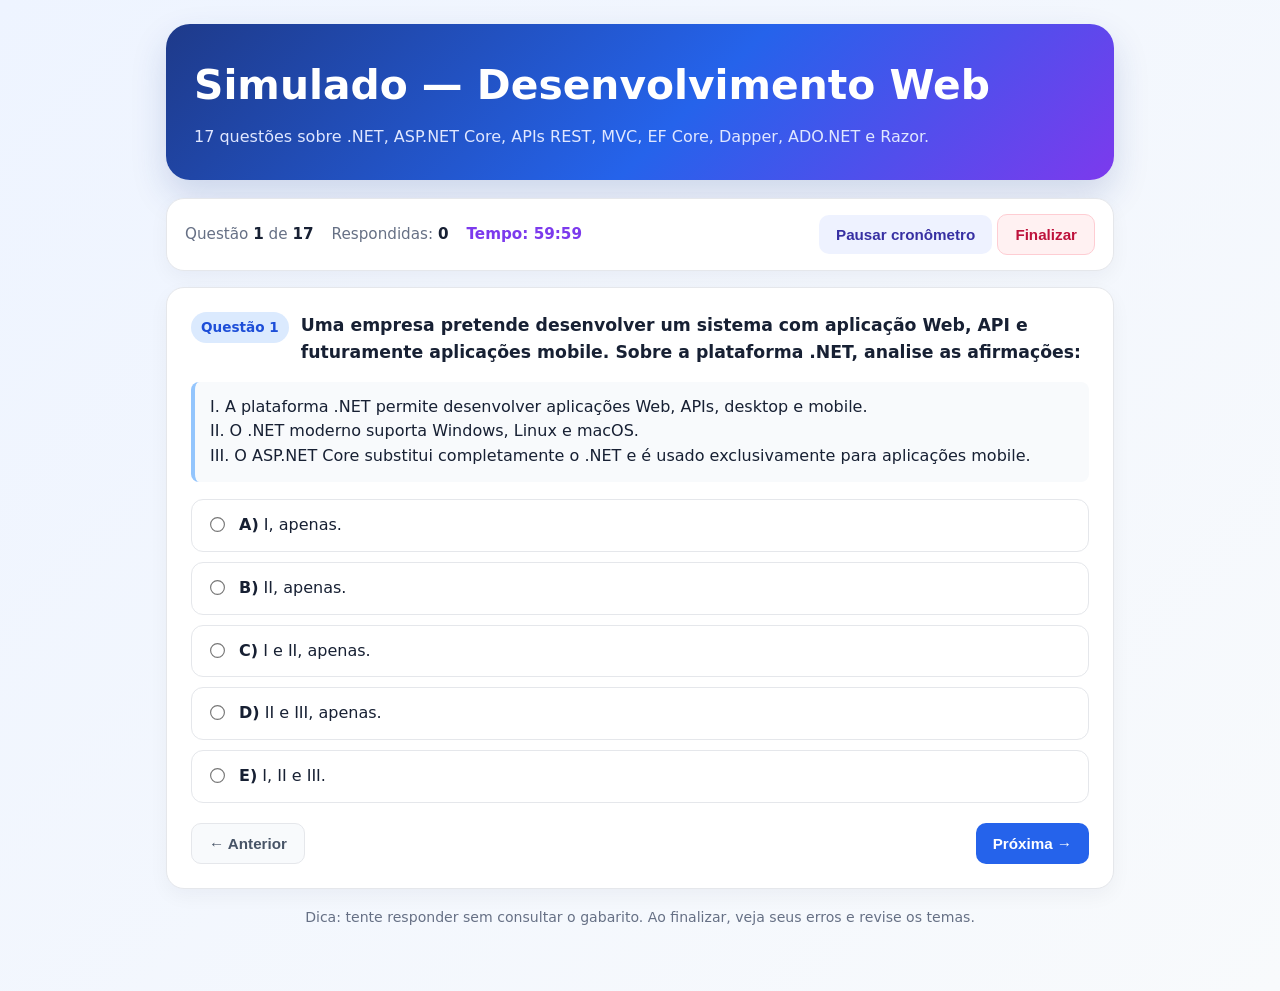
<file: index.html>
<!DOCTYPE html>
<html lang="pt-BR">
<head>
  <meta charset="UTF-8">
  <meta name="viewport" content="width=device-width, initial-scale=1.0">
  <meta name="theme-color" content="#2563eb">
  <meta name="description" content="Simulado interativo de Desenvolvimento Web">
  <title>Simulado — Desenvolvimento Web</title>
  <style>
:root{--bg:#f4f7fb;--card:#fff;--ink:#172033;--muted:#667085;--primary:#2563eb;--primary-dark:#1d4ed8;--line:#e5e7eb;--ok:#15803d;--ok-bg:#dcfce7;--bad:#b91c1c;--bad-bg:#fee2e2;--accent:#7c3aed}
*{box-sizing:border-box}body{margin:0;background:linear-gradient(135deg,#eef4ff,#f8fafc);color:var(--ink);font:16px/1.55 Inter,system-ui,-apple-system,BlinkMacSystemFont,"Segoe UI",sans-serif}.wrap{max-width:980px;margin:auto;padding:24px 16px 48px}.hero{background:linear-gradient(135deg,#1e3a8a,#2563eb 55%,#7c3aed);color:#fff;border-radius:24px;padding:30px 28px;margin-bottom:18px;box-shadow:0 16px 35px #1e3a8a2b}.hero h1{margin:0 0 8px;font-size:clamp(1.7rem,4vw,2.55rem)}.hero p{margin:0;color:#e0e7ff}.toolbar,.question,.result{background:var(--card);border:1px solid var(--line);border-radius:18px;box-shadow:0 7px 20px #1018280b}.toolbar{display:flex;gap:14px;align-items:center;justify-content:space-between;padding:15px 18px;margin-bottom:16px;flex-wrap:wrap}.stats{display:flex;gap:18px;flex-wrap:wrap;color:var(--muted);font-size:.95rem}.stats strong{color:var(--ink)}.timer{font-variant-numeric:tabular-nums;font-weight:700;color:var(--accent)}button{border:0;border-radius:10px;padding:11px 17px;font-weight:700;cursor:pointer;font-size:.95rem;transition:.2s}button:hover{transform:translateY(-1px)}.primary{background:var(--primary);color:white}.primary:hover{background:var(--primary-dark)}.secondary{background:#eef2ff;color:#3730a3}.ghost{background:#f8fafc;color:#475467;border:1px solid var(--line)}.danger{background:#fff1f2;color:#be123c;border:1px solid #fecdd3}.question{padding:24px;display:none}.question.active{display:block}.q-head{display:flex;gap:12px;align-items:flex-start;margin-bottom:14px}.badge{background:#dbeafe;color:#1d4ed8;border-radius:999px;padding:5px 10px;font-weight:800;font-size:.85rem;white-space:nowrap}.prompt{font-size:1.08rem;font-weight:650;margin:0;white-space:pre-line}.context{background:#f8fafc;border-left:4px solid #93c5fd;padding:13px 15px;margin:16px 0;border-radius:8px;white-space:pre-line;font-family:inherit}.code{font-family:ui-monospace,SFMono-Regular,Menlo,monospace;white-space:pre-wrap;background:#111827;color:#e5e7eb;border-radius:10px;padding:14px;margin:14px 0;overflow:auto;font-size:.9rem}.options{display:grid;gap:10px;margin-top:17px}.option{display:flex;gap:12px;align-items:flex-start;border:1px solid var(--line);border-radius:12px;padding:13px 14px;cursor:pointer;transition:.15s}.option:hover{border-color:#93c5fd;background:#eff6ff}.option input{margin-top:5px;accent-color:var(--primary);transform:scale(1.15)}.option.selected{border-color:#60a5fa;background:#eff6ff}.nav{display:flex;justify-content:space-between;gap:10px;margin-top:20px}.dots{display:flex;gap:6px;flex-wrap:wrap;margin-top:18px}.dot{width:27px;height:27px;border-radius:50%;font-size:.75rem;padding:0;background:#f2f4f7;color:#667085}.dot.current{background:var(--primary);color:#fff}.dot.done{background:#bfdbfe;color:#1e40af}.result{display:none;padding:26px}.result.show{display:block}.score{font-size:3rem;font-weight:850;color:var(--primary);margin:4px 0}.review{margin-top:24px;border-top:1px solid var(--line)}.review-item{padding:16px 0;border-bottom:1px solid var(--line)}.review-item strong{display:block;margin-bottom:5px}.correct{color:var(--ok);background:var(--ok-bg);padding:9px 11px;border-radius:9px}.incorrect{color:var(--bad);background:var(--bad-bg);padding:9px 11px;border-radius:9px}.explain{color:var(--muted);font-size:.93rem;margin-top:7px}.hidden{display:none!important}.footer{text-align:center;color:var(--muted);font-size:.88rem;margin-top:18px}@media(max-width:600px){.hero{padding:24px 20px}.question,.result{padding:18px}.toolbar{align-items:flex-start}.nav button{flex:1}}
    .no-script{background:#fff1f2;border:1px solid #fecdd3;color:#9f1239;border-radius:12px;padding:14px 16px;margin:0 0 16px;font-weight:600}
  </style>
</head>
<body>
  <div class="wrap">
    <header class="hero">
      <h1>Simulado — Desenvolvimento Web</h1>
      <p>17 questões sobre .NET, ASP.NET Core, APIs REST, MVC, EF Core, Dapper, ADO.NET e Razor.</p>
    </header>
    <noscript><div class="no-script">Este simulado precisa do JavaScript ativado. Abra o arquivo no Chrome, Safari, Edge ou Firefox.</div></noscript>
    <section class="toolbar" id="toolbar">
      <div class="stats">
        <span>Questão <strong id="current">1</strong> de <strong id="total">17</strong></span>
        <span>Respondidas: <strong id="answered">0</strong></span>
        <span class="timer" id="timer">Tempo: 60:00</span>
      </div>
      <div class="toolbar-actions">
        <button class="secondary" id="toggleTimer" type="button">Pausar cronômetro</button>
        <button class="danger" id="finishTop" type="button">Finalizar</button>
      </div>
    </section>
    <main id="quiz" aria-live="polite"></main>
    <section class="result" id="result" aria-live="polite">
      <h2>Resultado</h2>
      <div class="score" id="score">0/17</div>
      <p id="message"></p>
      <button class="primary" id="retry" type="button">Refazer simulado</button>
      <div class="review" id="review"></div>
    </section>
    <p class="footer">Dica: tente responder sem consultar o gabarito. Ao finalizar, veja seus erros e revise os temas.</p>
  </div>
  <script>
const questions=[
{q:'Uma empresa pretende desenvolver um sistema com aplicação Web, API e futuramente aplicações mobile. Sobre a plataforma .NET, analise as afirmações:',c:'I. A plataforma .NET permite desenvolver aplicações Web, APIs, desktop e mobile.\nII. O .NET moderno suporta Windows, Linux e macOS.\nIII. O ASP.NET Core substitui completamente o .NET e é usado exclusivamente para aplicações mobile.',o:['I, apenas.','II, apenas.','I e II, apenas.','II e III, apenas.','I, II e III.'],a:2,e:'A afirmação III é falsa: ASP.NET Core é uma estrutura para aplicações Web, não substitui o .NET nem é exclusiva para mobile.'},
{q:'Um aluno faz login em um sistema acadêmico pelo navegador. O navegador envia os dados ao servidor, que processa a solicitação e retorna uma resposta. Assinale a alternativa correta.',o:['O navegador consulta diretamente o banco de dados, sem o servidor.','O servidor apenas apresenta telas e não realiza processamento.','O cliente envia uma requisição ao servidor, que processa a solicitação e retorna uma resposta.','HTTP é usado somente para armazenar informações no banco.','A arquitetura cliente-servidor elimina a comunicação entre navegador e servidor.'],a:2,e:'Na arquitetura cliente-servidor, o cliente faz a requisição e o servidor processa e devolve a resposta.'},
{q:'Uma API REST precisa consultar todos os clientes, cadastrar um cliente, atualizar o cliente 10 e excluir o cliente 10. Qual conjunto de métodos está correto?',o:['GET /clientes → cadastrar; POST /clientes → consultar; PUT /clientes/10 → excluir; DELETE /clientes/10 → atualizar.','GET /clientes → consultar; POST /clientes → cadastrar; PUT /clientes/10 → atualizar; DELETE /clientes/10 → excluir.','POST /clientes → consultar; GET /clientes → cadastrar; DELETE /clientes/10 → atualizar; PUT /clientes/10 → excluir.','GET /clientes → excluir; POST /clientes → atualizar; PUT /clientes/10 → consultar; DELETE /clientes/10 → cadastrar.','PUT /clientes → consultar; GET /clientes → atualizar; POST /clientes/10 → excluir; DELETE /clientes/10 → cadastrar.'],a:1,e:'Em REST, GET consulta, POST cadastra, PUT atualiza e DELETE exclui.'},
{q:'Uma API recebe GET /produtos e retorna um objeto JSON com id, nome, preco e estoque. Analise:',c:'I. /produtos representa o recurso acessado.\nII. GET indica consulta ou obtenção de informações.\nIII. JSON usa pares de chave e valor.\nIV. JSON é usado exclusivamente por aplicações JavaScript.',o:['I e II, apenas.','II e IV, apenas.','I, II e III, apenas.','I, III e IV, apenas.','I, II, III e IV.'],a:2,e:'JSON é independente de linguagem e pode ser usado por diversas tecnologias; por isso, IV é falsa.'},
{q:'Em um projeto ASP.NET Core, associe cada situação ao componente correto:',c:'Situação 1: classes de entidades como Cliente e Produto.\nSituação 2: receber requisições HTTP e definir a ação.\nSituação 3: comunicação com o banco via Entity Framework Core.\nSituação 4: configuração inicial e serviços.',o:['1 → Controllers; 2 → Models; 3 → Program.cs; 4 → Data.','1 → Models; 2 → Controllers; 3 → Data/DbContext; 4 → Program.cs.','1 → Data; 2 → Models; 3 → Controllers; 4 → appsettings.json.','1 → Program.cs; 2 → Data; 3 → Models; 4 → Controllers.','1 → appsettings.json; 2 → Data; 3 → Program.cs; 4 → Models.'],a:1,e:'Models representam dados, Controllers tratam requisições, Data/DbContext acessa o banco e Program.cs configura a aplicação.'},
{q:'Em uma aplicação ASP.NET Core, a requisição passa por middlewares, roteamento, endpoint/controller e retorna ao cliente. Assinale a correta.',o:['Middleware serve exclusivamente para criar tabelas.','O pipeline HTTP é a sequência de etapas percorridas pela requisição dentro da aplicação.','O Controller sempre é executado antes dos middlewares.','O pipeline HTTP existe somente em aplicações desktop.','Middleware substitui completamente Controllers.'],a:1,e:'O pipeline HTTP organiza a passagem das requisições pelos middlewares e demais componentes.'},
{q:'Sobre appsettings.json e DbContext em uma aplicação ASP.NET Core, assinale a correta.',c:'O appsettings.json pode conter uma seção ConnectionStrings com os dados de acesso ao banco.',o:['appsettings.json recebe requisições e executa Controllers.','DbContext serve somente para criar páginas HTML.','appsettings.json armazena configurações, como strings de conexão, enquanto DbContext comunica-se com o banco.','appsettings.json substitui o banco de dados.','DbContext recebe diretamente as requisições do navegador e substitui HTTP.'],a:2,e:'O arquivo guarda configurações; o DbContext representa a camada de acesso e gerenciamento dos dados.'},
{q:'Para GET /usuarios/10, qual é a sequência mais adequada no processamento de uma requisição HTTP no ASP.NET Core?',o:['Cliente → Endpoint → Middleware → Roteamento → Model Binding → Resposta HTTP.','Cliente → Middleware → Roteamento → Endpoint → Model Binding → Resposta HTTP.','Cliente → Roteamento → Cliente → Middleware → Endpoint → Resposta HTTP.','Cliente → Model Binding → Middleware → Roteamento → Endpoint → Resposta HTTP.','Cliente → Resposta HTTP → Middleware → Roteamento → Endpoint → Model Binding.'],a:1,e:'A requisição entra no pipeline de middlewares, passa pelo roteamento, chega ao endpoint, realiza binding e gera a resposta.'},
{q:'Rotas cadastradas: GET /usuarios, GET /usuarios/{id}, GET /produtos e GET /clientes. Para GET /usuarios/25, qual rota atende?',o:['GET /usuarios, pois o caminho começa com /usuarios.','GET /produtos, pois GET representa consulta.','GET /usuarios/{id}, pois aceita um valor no parâmetro {id}.','O roteamento cria automaticamente /usuarios/25.','Nenhuma, pois {id} deve ser substituído antes da requisição.'],a:2,e:'O segmento 25 corresponde ao parâmetro dinâmico {id} da rota /usuarios/{id}.'},
{q:'Após o roteamento identificar GET /usuarios/{id} para a requisição GET /usuarios/10, o que faz o Model Binding?',o:['Altera a rota /usuarios/{id} para /usuarios/10.','Identifica que 10 foi enviado pelo cliente e o vincula ao parâmetro id.','Cria um endpoint chamado /usuarios/10.','Verifica autorização do usuário.','Escolhe qual rota será utilizada.'],a:1,e:'Model Binding converte e associa valores da requisição aos parâmetros da ação, como id = 10.'},
{q:'Em uma Minimal API foi criado app.MapGet("/usuarios", () => { return new[] { "Ana", "João", "Maria" }; });. Assinale a correta.',o:['Está incorreto: todo endpoint deve estar em um Controller.','MapGet cria um endpoint GET para /usuarios sem necessidade de Controller.','MapGet serve exclusivamente para criar Views HTML.','/usuarios é o nome do Controller criado automaticamente.','Minimal API só deve ser usada com muitos Controllers e regras complexas.'],a:1,e:'Minimal APIs permitem declarar endpoints diretamente, sem a necessidade de Controllers.'},
{q:'No padrão MVC, associe as responsabilidades: I. representar dados de um aluno; II. receber requisição e processar; III. apresentar tela HTML.',o:['I – View; II – Model; III – Controller.','I – Controller; II – View; III – Model.','I – Model; II – Controller; III – View.','I – Model; II – View; III – Controller.','I – View; II – Controller; III – Model.'],a:2,e:'Model representa dados, Controller processa requisições e View apresenta a interface.'},
{q:'Considere var aluno = context.Alunos.Find(1); no Entity Framework Core. Analise:',c:'I. context representa o DbContext.\nII. Alunos é um DbSet que representa entidades Aluno.\nIII. Find(1) procura uma entidade cuja chave primária é 1.\nIV. EF Core exige escrever manualmente um SELECT para cada consulta.',o:['I e II, apenas.','I, II e III, apenas.','II, III e IV, apenas.','I, III e IV, apenas.','I, II, III e IV.'],a:1,e:'I, II e III são verdadeiras. O EF Core pode gerar o SQL a partir das operações do código, então IV é falsa.'},
{q:'Sobre migrations, dados iniciais e conexões no Entity Framework Core, assinale a alternativa correta.',c:'A equipe adicionou Email à classe Aluno, executou Add-Migration AdicionarEmail e Update-Database, usou HasData() e deseja reutilizar conexões.',o:['Add-Migration insere dados iniciais diretamente; HasData cria conexão.','Update-Database cria o Model C#; DbSet atualiza conexões.','Migration registra alterações do Model e pode ser aplicada com Update-Database; HasData define dados iniciais e Connection Pooling reutiliza conexões.','Seed altera apenas estrutura; Migration consulta registros.','Connection Pooling cria uma conexão nova para cada consulta, evitando compartilhamento.'],a:2,e:'Migration versiona mudanças do modelo, Update-Database aplica-as, HasData configura seed e pooling reaproveita conexões.'},
{q:'Em uma View Index.cshtml, o Razor é usado para percorrer Model e gerar <p>@produto.Nome - @produto.Preco</p>. Assinale a correta.',o:['Razor é uma linguagem independente usada para substituir C#.','Razor executa no navegador e transforma C# em HTML no computador do usuário.','Razor permite inserir C# no HTML e gerar páginas dinamicamente no servidor, principalmente nas Views MVC.','Razor acessa diretamente o banco e substitui EF Core.','@ serve somente para comentários em .cshtml.'],a:2,e:'Razor combina marcação HTML com C# no servidor para produzir HTML dinamicamente.'},
{q:'No Dapper, connection.Query<Aluno>("SELECT * FROM Alunos") é executado após abrir uma SqlConnection. Assinale a correta.',o:['Dapper gera automaticamente o SQL a partir de Aluno, sem SELECT.','Query<Aluno>() executa a consulta SQL e transforma os resultados em objetos Aluno.','Dapper substitui o banco e armazena alunos na memória.','connectionString representa a tabela Alunos.','Dapper só consulta o banco por meio do EF Core.'],a:1,e:'Dapper é um micro-ORM que executa o SQL fornecido e mapeia as linhas retornadas para objetos.'},
{q:'Em ADO.NET, uma SqlConnection é aberta e um SqlCommand("SELECT * FROM Alunos", connection) é executado com ExecuteReader(). Assinale a correta.',o:['SqlConnection estabelece a conexão com o banco, enquanto SqlCommand representa o comando SQL executado.','SqlConnection representa a tabela Alunos e SqlCommand cria automaticamente uma tabela.','connectionString contém os dados dos alunos exibidos.','ExecuteReader altera automaticamente dados e não pode ser usado em consultas.','ADO.NET não permite SQL direto; é obrigatório usar EF Core.'],a:0,e:'SqlConnection gerencia a conexão, SqlCommand encapsula o comando e ExecuteReader lê os resultados.'}
];
const letters=['A','B','C','D','E'];let current=0,answers=Array(questions.length).fill(null),seconds=3600,running=true;
const quiz=document.getElementById('quiz');document.getElementById('total').textContent=questions.length;
function render(){quiz.innerHTML=questions.map((x,i)=>`<article class="question ${i===current?'active':''}" data-i="${i}"><div class="q-head"><span class="badge">Questão ${i+1}</span><p class="prompt">${x.q}</p></div>${x.c?`<div class="context">${x.c}</div>`:''}<div class="options">${x.o.map((opt,j)=>`<label class="option ${answers[i]===j?'selected':''}"><input type="radio" name="q${i}" value="${j}" ${answers[i]===j?'checked':''}> <span><strong>${letters[j]})</strong> ${opt}</span></label>`).join('')}</div><div class="nav"><button class="ghost" onclick="go(${i-1})" ${i===0?'disabled':''}>← Anterior</button>${i===questions.length-1?'<button class="primary" onclick="finish()">Finalizar prova</button>':`<button class="primary" onclick="go(${i+1})">Próxima →</button>`}</div></article>`).join('');
quiz.querySelectorAll('input').forEach(input=>input.addEventListener('change',e=>{answers[+e.target.name.slice(1)]=+e.target.value;update()}));document.getElementById('current').textContent=current+1;update();}
function update(){document.getElementById('answered').textContent=answers.filter(x=>x!==null).length;document.querySelectorAll('.option').forEach(x=>{let r=x.querySelector('input');x.classList.toggle('selected',r.checked)});}
function go(i){if(i<0||i>=questions.length)return;current=i;render();window.scrollTo({top:0,behavior:'smooth'})}
function finish(){if(!answers.some(x=>x!==null)||confirm('Finalizar agora? Questões sem resposta serão consideradas erradas.')){clearInterval(clock);document.getElementById('toolbar').classList.add('hidden');quiz.classList.add('hidden');const result=document.getElementById('result');result.classList.add('show');let score=answers.reduce((n,x,i)=>n+(x===questions[i].a?1:0),0);document.getElementById('score').textContent=`${score}/${questions.length} — ${Math.round(score/questions.length*100)}%`;document.getElementById('message').textContent=score>=14?'Excelente! Você está muito bem preparado.':score>=10?'Bom resultado! Revise os pontos indicados abaixo.':'Continue estudando e refaça o simulado após revisar os temas.';document.getElementById('review').innerHTML=questions.map((x,i)=>{let ok=answers[i]===x.a;return `<div class="review-item"><strong>${i+1}. ${ok?'✓ Correta':'✗ Para revisar'}</strong><div class="${ok?'correct':'incorrect'}">Sua resposta: ${answers[i]===null?'não respondida':letters[answers[i]]} · Gabarito: ${letters[x.a]} — ${x.o[x.a]}</div><div class="explain">${x.e}</div></div>`}).join('');window.scrollTo({top:0,behavior:'smooth'})}}
function formatTime(){let m=String(Math.floor(seconds/60)).padStart(2,'0'),s=String(seconds%60).padStart(2,'0');document.getElementById('timer').textContent=`Tempo: ${m}:${s}`}
const clock=setInterval(()=>{if(running&&seconds>0){seconds--;formatTime()}else if(seconds===0){running=false;finish()}},1000);
document.getElementById('toggleTimer').onclick=()=>{running=!running;document.getElementById('toggleTimer').textContent=running?'Pausar cronômetro':'Retomar cronômetro'};document.getElementById('finishTop').onclick=finish;document.getElementById('retry').onclick=()=>location.reload();render();
  </script>
</body>
</html>
</file>
